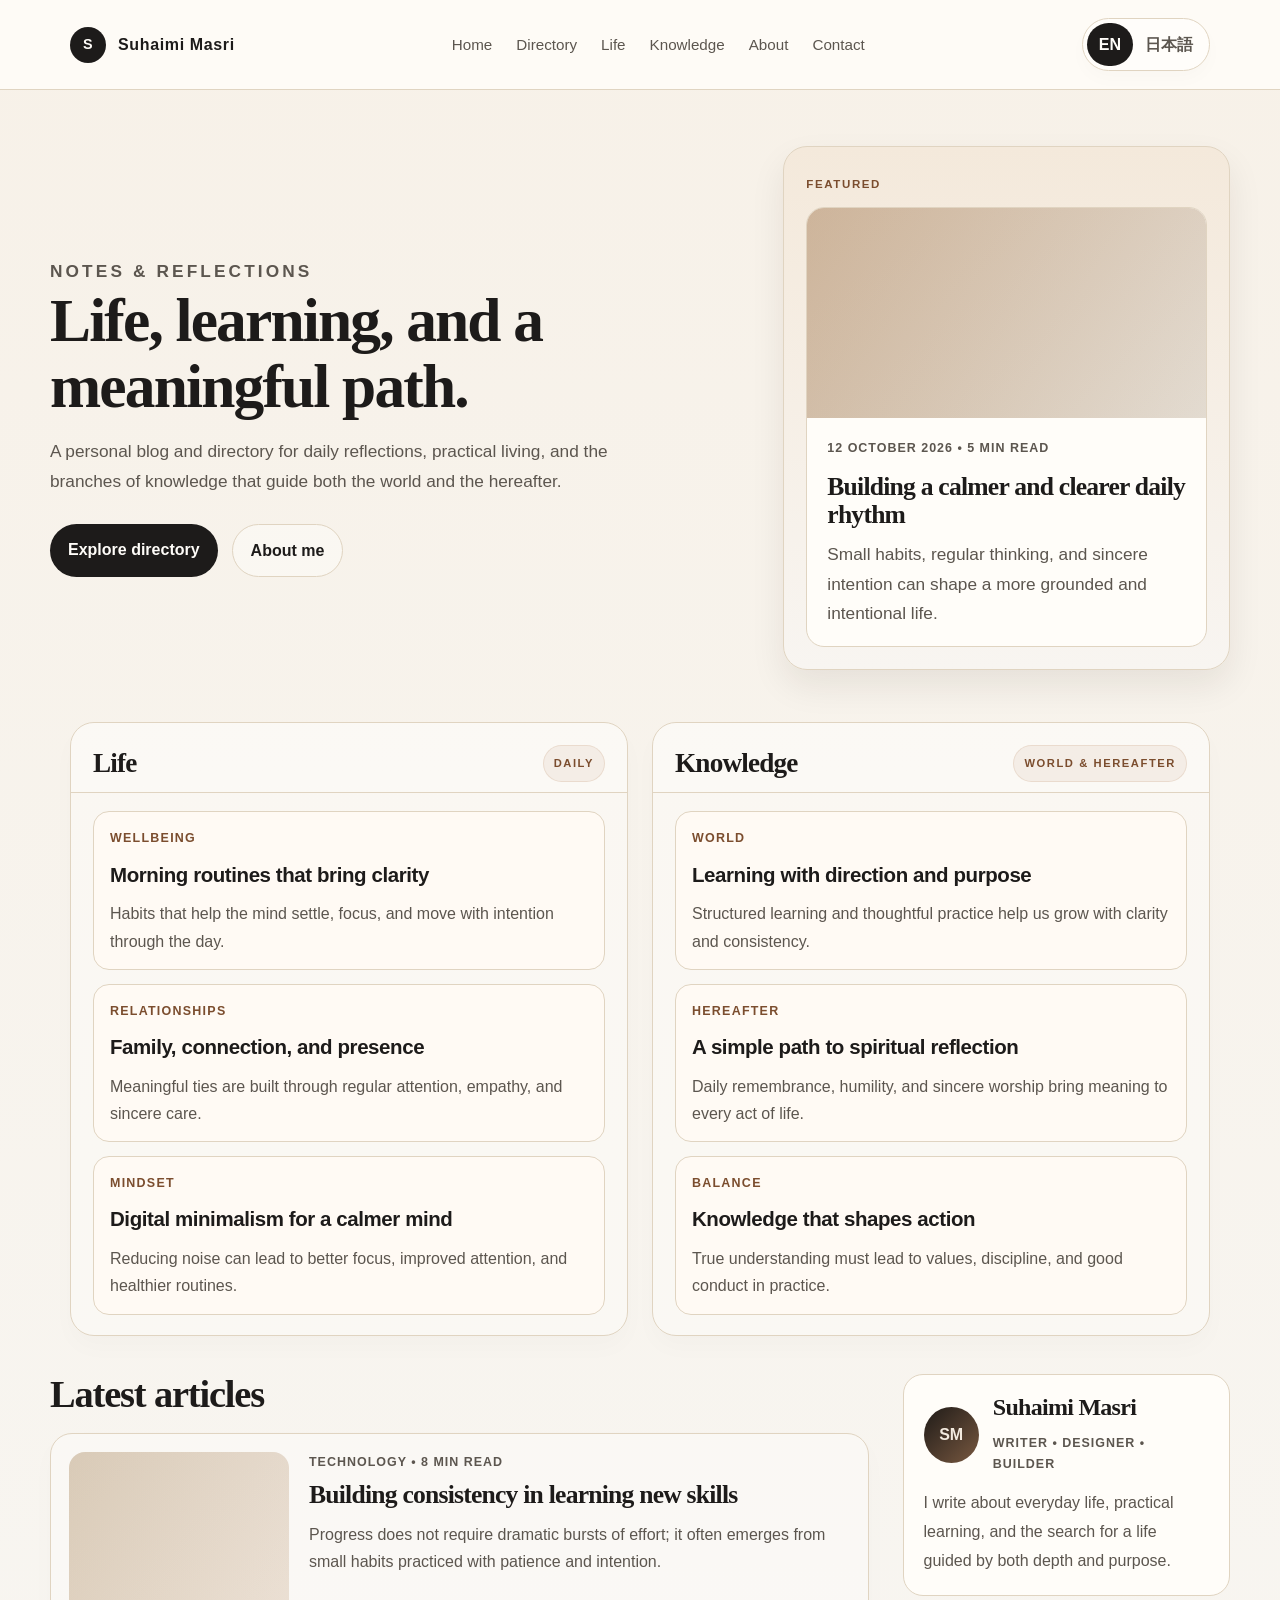
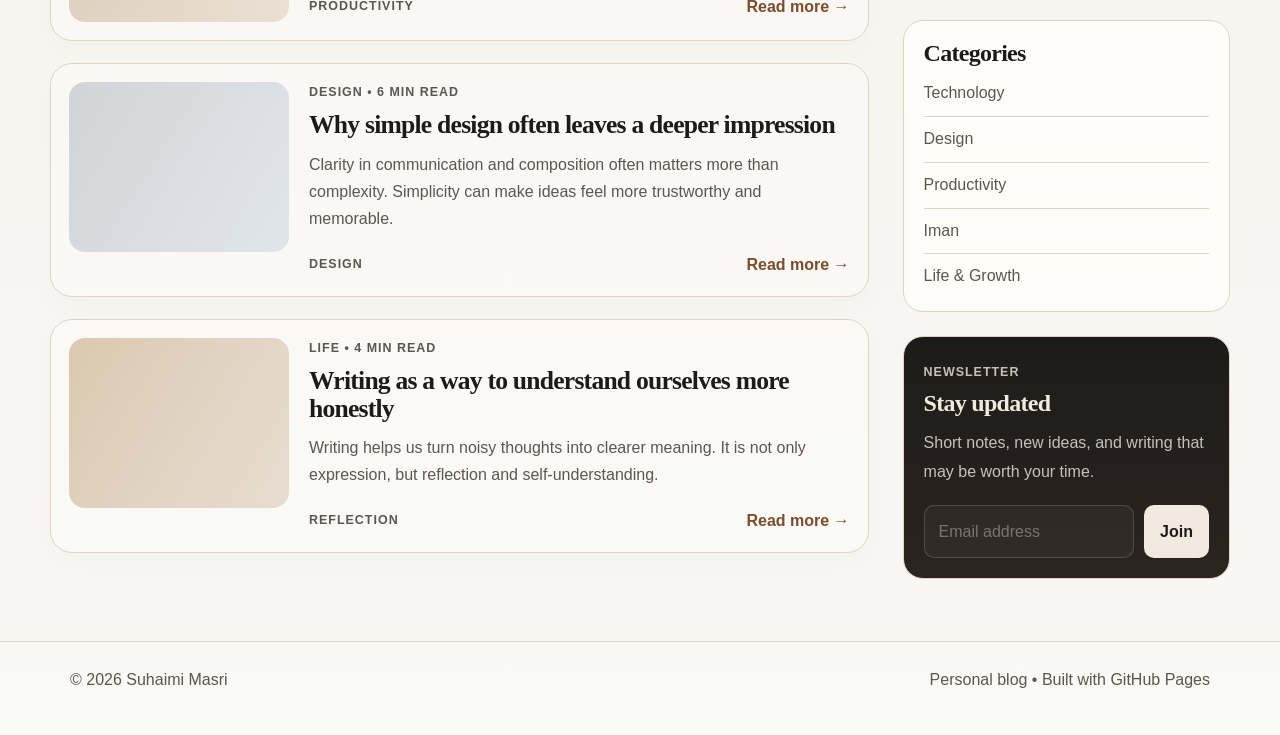
<file: index.html>
<!doctype html>
<html lang="en">
<head>
  <meta charset="utf-8">
  <meta name="viewport" content="width=device-width,initial-scale=1">
  <title>Suhaimi Masri | Life & Knowledge Directory</title>
  <meta name="description" content="A personal blog and directory focused on life, daily reflections, and branches of knowledge for the world and the hereafter.">
  <style>
    :root {
      --bg: #f5f0e8;
      --paper: #fffdf9;
      --panel: #f0e6d8;
      --card: #fffaf4;
      --ink: #1d1b1a;
      --muted: #5c564f;
      --line: #e0d4c1;
      --accent: #a86a3d;
      --accent-strong: #7b4d2e;
      --shadow: rgba(36, 26, 19, 0.08);
      --highlight: #efe1d0;
    }

    * { box-sizing: border-box; }
    html { scroll-behavior: smooth; }
    body {
      margin: 0;
      font-family: "Segoe UI", Arial, sans-serif;
      background: linear-gradient(180deg, #f7f1e8 0%, #f8f7f4 100%);
      color: var(--ink);
      line-height: 1.7;
    }

    a { color: inherit; text-decoration: none; }
    img { max-width: 100%; display: block; }
    button, input { font: inherit; }

    .container { max-width: 1180px; margin: 0 auto; padding: 0 20px; }

    .topbar {
      position: sticky;
      top: 0;
      z-index: 20;
      background: rgba(255, 253, 249, 0.82);
      backdrop-filter: blur(10px);
      border-bottom: 1px solid var(--line);
    }

    .topbar-inner {
      max-width: 1180px;
      margin: 0 auto;
      padding: 18px 20px;
      display: flex;
      align-items: center;
      justify-content: space-between;
      gap: 20px;
    }

    .brand {
      display: flex;
      align-items: center;
      gap: 12px;
      font-weight: 700;
      letter-spacing: 0.04em;
    }

    .brand-mark {
      width: 36px;
      height: 36px;
      display: grid;
      place-items: center;
      border-radius: 50%;
      background: var(--ink);
      color: var(--paper);
      font-size: 0.9rem;
    }

    .nav {
      display: flex;
      align-items: center;
      gap: 24px;
      flex-wrap: wrap;
      color: var(--muted);
      font-size: 0.95rem;
    }

    .nav a:hover { color: var(--ink); }

    .lang-toggle {
      display: inline-flex;
      padding: 4px;
      border-radius: 999px;
      border: 1px solid var(--line);
      background: rgba(255,255,255,0.4);
      box-shadow: 0 8px 18px rgba(0,0,0,0.02);
    }

    .lang-btn {
      border: 0;
      background: transparent;
      color: var(--muted);
      padding: 8px 12px;
      border-radius: 999px;
      cursor: pointer;
      font-weight: 700;
      transition: all 0.2s ease;
    }

    .lang-btn.active {
      background: var(--ink);
      color: var(--paper);
    }

    .hero { padding: 56px 0 34px; }
    .hero-inner {
      display: grid;
      grid-template-columns: 1.5fr 0.95fr;
      gap: 28px;
      align-items: center;
    }

    .eyebrow {
      margin: 0 0 18px;
      letter-spacing: 0.18em;
      text-transform: uppercase;
      color: var(--accent-strong);
      font-size: 0.72rem;
      font-weight: 700;
    }

    h1, h2, h3 {
      font-family: Georgia, "Times New Roman", serif;
      margin: 0;
      line-height: 1.08;
      letter-spacing: -0.03em;
    }

    .hero h1 {
      font-size: clamp(2.7rem, 4.8vw, 5rem);
      max-width: 660px;
    }

    .hero p {
      color: var(--muted);
      font-size: 1.08rem;
      max-width: 620px;
      margin: 18px 0 0;
    }

    .hero-actions {
      display: flex;
      gap: 14px;
      margin-top: 28px;
      flex-wrap: wrap;
    }

    .btn {
      display: inline-block;
      padding: 12px 18px;
      border-radius: 999px;
      font-weight: 600;
      transition: 0.2s ease;
    }

    .btn-primary {
      background: var(--ink);
      color: var(--paper);
    }

    .btn-secondary {
      border: 1px solid var(--line);
      background: rgba(255,255,255,0.35);
    }

    .btn:hover { transform: translateY(-1px); }

    .hero-card {
      background: linear-gradient(180deg, #f4e9db 0%, #f8f5f1 100%);
      border: 1px solid var(--line);
      border-radius: 24px;
      padding: 22px;
      box-shadow: 0 16px 35px var(--shadow);
    }

    .mini-label {
      display: inline-block;
      font-size: 0.72rem;
      text-transform: uppercase;
      letter-spacing: 0.14em;
      color: var(--accent-strong);
      font-weight: 700;
      margin-bottom: 12px;
    }

    .featured-box {
      background: var(--paper);
      border: 1px solid var(--line);
      border-radius: 18px;
      overflow: hidden;
    }

    .featured-thumb {
      height: 210px;
      background:
        linear-gradient(135deg, rgba(168, 106, 61, 0.2), rgba(33, 29, 25, 0.06)),
        linear-gradient(120deg, #d7c7b2, #efe7dc);
    }

    .featured-copy {
      padding: 20px 20px 18px;
    }

    .meta, .tag {
      color: var(--muted);
      font-size: 0.78rem;
      letter-spacing: 0.08em;
      text-transform: uppercase;
      font-weight: 700;
    }

    .featured-copy h3 {
      margin-top: 14px;
      font-size: clamp(1.5rem, 2vw, 2.1rem);
    }

    .featured-copy p {
      margin: 12px 0 0;
      color: var(--muted);
    }

    .directory-grid {
      display: grid;
      grid-template-columns: repeat(2, minmax(0, 1fr));
      gap: 24px;
      padding: 18px 0 26px;
    }

    .directory-card {
      border-radius: 24px;
      border: 1px solid var(--line);
      background: rgba(255,255,255,0.3);
      overflow: hidden;
      box-shadow: 0 12px 25px rgba(0,0,0,0.02);
    }

    .directory-header {
      padding: 22px 22px 10px;
      display: flex;
      align-items: center;
      justify-content: space-between;
      gap: 10px;
      border-bottom: 1px solid var(--line);
      background: rgba(255,255,255,0.22);
    }

    .directory-header h3 {
      font-size: clamp(1.7rem, 2vw, 2.4rem);
    }

    .badge {
      font-size: 0.7rem;
      letter-spacing: 0.14em;
      text-transform: uppercase;
      font-weight: 700;
      padding: 8px 10px;
      background: rgba(168, 106, 61, 0.08);
      color: var(--accent-strong);
      border: 1px solid rgba(168, 106, 61, 0.14);
      border-radius: 999px;
    }

    .directory-body {
      padding: 18px 22px 20px;
      display: grid;
      gap: 14px;
    }

    .directory-item {
      display: grid;
      gap: 8px;
      padding: 16px 16px 14px;
      border-radius: 16px;
      background: var(--card);
      border: 1px solid var(--line);
    }

    .directory-item h4 {
      margin: 0;
      font-size: 1.28rem;
      letter-spacing: -0.02em;
    }

    .directory-item p {
      margin: 0;
      color: var(--muted);
      line-height: 1.7;
    }

    .directory-item .meta {
      color: var(--accent-strong);
      letter-spacing: 0.1em;
    }

    .main-grid {
      display: grid;
      grid-template-columns: minmax(0, 2fr) minmax(260px, 0.8fr);
      gap: 34px;
      padding: 12px 0 62px;
    }

    .section-title {
      display: flex;
      align-items: center;
      justify-content: space-between;
      gap: 16px;
      margin-bottom: 18px;
    }

    .section-title h2 {
      font-size: clamp(1.8rem, 3vw, 2.6rem);
    }

    .posts {
      display: grid;
      gap: 22px;
    }

    .post {
      display: grid;
      grid-template-columns: 220px minmax(0, 1fr);
      gap: 20px;
      padding: 18px;
      border: 1px solid var(--line);
      background: rgba(255,255,255,0.3);
      border-radius: 22px;
      box-shadow: 0 10px 26px rgba(28, 18, 11, 0.02);
    }

    .post-thumb {
      height: 170px;
      border-radius: 16px;
      background: linear-gradient(135deg, rgba(122,82,54,0.12), rgba(190,146,109,0.16)), linear-gradient(120deg, #e6dbc9, #f4efe8);
      overflow: hidden;
    }

    .post-content h3 {
      font-size: clamp(1.5rem, 2vw, 2rem);
      margin-top: 8px;
    }

    .post-content p {
      margin: 12px 0 0;
      color: var(--muted);
    }

    .post-footer {
      display: flex;
      justify-content: space-between;
      align-items: center;
      gap: 12px;
      margin-top: 18px;
      flex-wrap: wrap;
    }

    .read-more {
      color: var(--accent-strong);
      font-weight: 700;
    }

    .sidebar {
      display: grid;
      gap: 24px;
      align-content: start;
    }

    .widget {
      background: var(--paper);
      border: 1px solid var(--line);
      border-radius: 20px;
      padding: 20px;
    }

    .widget h3 { font-size: 1.5rem; margin-bottom: 12px; }

    .profile {
      display: flex;
      gap: 14px;
      align-items: center;
      margin-bottom: 14px;
    }

    .avatar {
      width: 56px;
      height: 56px;
      border-radius: 50%;
      display: grid;
      place-items: center;
      background: linear-gradient(135deg, #1f1b18, #785840);
      color: #f3eadf;
      font-weight: 700;
    }

    .widget p, .widget li {
      color: var(--muted);
      margin: 0;
      line-height: 1.8;
    }

    .widget ul {
      list-style: none;
      padding: 0;
      margin: 12px 0 0;
      display: grid;
      gap: 8px;
    }

    .widget li {
      border-bottom: 1px solid var(--line);
      padding-bottom: 8px;
    }

    .widget li:last-child {
      border-bottom: 0;
      padding-bottom: 0;
    }

    .newsletter {
      background: linear-gradient(180deg, #1d1b1a 0%, #2b241f 100%);
      color: #f3eadf;
    }

    .newsletter p, .newsletter .tag {
      color: rgba(243,234,223,0.8);
    }

    .newsletter .tag {
      display: inline-block;
      margin-bottom: 8px;
    }

    .newsletter form {
      display: flex;
      gap: 10px;
      margin-top: 18px;
      flex-wrap: wrap;
    }

    .newsletter input {
      flex: 1;
      min-width: 140px;
      border: 1px solid rgba(255,255,255,0.15);
      background: rgba(255,255,255,0.04);
      color: #fff;
      border-radius: 10px;
      padding: 12px 14px;
    }

    .newsletter button {
      border: 0;
      background: #f3eadf;
      color: var(--ink);
      border-radius: 10px;
      padding: 12px 16px;
      font-weight: 700;
      cursor: pointer;
    }

    footer {
      border-top: 1px solid var(--line);
      background: rgba(255,255,255,0.18);
      padding: 24px 0 42px;
    }

    .footer-inner {
      display: flex;
      justify-content: space-between;
      gap: 20px;
      flex-wrap: wrap;
      color: var(--muted);
    }

    @media (max-width: 900px) {
      .hero-inner, .main-grid, .directory-grid { grid-template-columns: 1fr; }
      .post { grid-template-columns: 1fr; }
    }

    @media (max-width: 620px) {
      .topbar-inner {
        flex-direction: column;
        align-items: flex-start;
      }

      .nav { gap: 12px 18px; }
      .hero { padding-top: 32px; }
      .hero-actions { flex-direction: column; align-items: stretch; }
      .btn { width: 100%; text-align: center; }
      .lang-toggle { width: 100%; justify-content: stretch; }
      .lang-btn { flex: 1; }
    }
  </style>
</head>
<body>
  <header class="topbar">
    <div class="topbar-inner">
      <div class="brand">
        <div class="brand-mark">S</div>
        <span id="brandText">Suhaimi Masri</span>
      </div>

      <nav class="nav" aria-label="Main navigation">
        <a href="#home" data-i18n="navHome">Home</a>
        <a href="#directory" data-i18n="navDirectory">Directory</a>
        <a href="#life" data-i18n="navLife">Life</a>
        <a href="#knowledge" data-i18n="navKnowledge">Knowledge</a>
        <a href="#about" data-i18n="navAbout">About</a>
        <a href="#contact" data-i18n="navContact">Contact</a>
      </nav>

      <div class="lang-toggle" aria-label="Language selector">
        <button class="lang-btn active" type="button" data-lang="en">EN</button>
        <button class="lang-btn" type="button" data-lang="ja">日本語</button>
      </div>
    </div>
  </header>

  <main id="home">
    <section class="hero container">
      <div class="hero-inner">
        <div>
          <p class="eyebrow" data-i18n="eyebrow">Notes & reflections</p>
          <h1 id="heroTitle">Life, learning, and a meaningful path.</h1>
          <p id="heroText">
            A personal blog and directory for daily reflections, practical living, and the branches of knowledge that guide both the world and the hereafter.
          </p>

          <div class="hero-actions">
            <a class="btn btn-primary" href="#directory" data-i18n="ctaPrimary">Explore directory</a>
            <a class="btn btn-secondary" href="#about" data-i18n="ctaSecondary">About me</a>
          </div>
        </div>

        <aside class="hero-card" aria-label="Featured post">
          <span class="mini-label" data-i18n="featuredLabel">Featured</span>
          <div class="featured-box">
            <div class="featured-thumb"></div>
            <div class="featured-copy">
              <div class="meta" data-i18n="featuredMeta">12 October 2026 • 5 min read</div>
              <h3 id="featuredTitle">Building a calmer and clearer daily rhythm</h3>
              <p id="featuredText">
                Small habits, regular thinking, and sincere intention can shape a more grounded and intentional life.
              </p>
            </div>
          </div>
        </aside>
      </div>
    </section>

    <section id="directory" class="container">
      <div class="directory-grid">
        <article class="directory-card">
          <div class="directory-header">
            <h3 data-i18n="lifeTitle">Life</h3>
            <span class="badge" data-i18n="lifeBadge">Daily</span>
          </div>
          <div class="directory-body">
            <div class="directory-item">
              <div class="meta" data-i18n="lifeMeta1">Wellbeing</div>
              <h4 data-i18n="lifeEntryTitle1">Morning routines that bring clarity</h4>
              <p data-i18n="lifeEntryText1">Habits that help the mind settle, focus, and move with intention through the day.</p>
            </div>
            <div class="directory-item">
              <div class="meta" data-i18n="lifeMeta2">Relationships</div>
              <h4 data-i18n="lifeEntryTitle2">Family, connection, and presence</h4>
              <p data-i18n="lifeEntryText2">Meaningful ties are built through regular attention, empathy, and sincere care.</p>
            </div>
            <div class="directory-item">
              <div class="meta" data-i18n="lifeMeta3">Mindset</div>
              <h4 data-i18n="lifeEntryTitle3">Digital minimalism for a calmer mind</h4>
              <p data-i18n="lifeEntryText3">Reducing noise can lead to better focus, improved attention, and healthier routines.</p>
            </div>
          </div>
        </article>

        <article class="directory-card">
          <div class="directory-header">
            <h3 data-i18n="knowledgeTitle">Knowledge</h3>
            <span class="badge" data-i18n="knowledgeBadge">World & Hereafter</span>
          </div>
          <div class="directory-body">
            <div class="directory-item">
              <div class="meta" data-i18n="knowledgeMeta1">World</div>
              <h4 data-i18n="knowledgeEntryTitle1">Learning with direction and purpose</h4>
              <p data-i18n="knowledgeEntryText1">Structured learning and thoughtful practice help us grow with clarity and consistency.</p>
            </div>
            <div class="directory-item">
              <div class="meta" data-i18n="knowledgeMeta2">Hereafter</div>
              <h4 data-i18n="knowledgeEntryTitle2">A simple path to spiritual reflection</h4>
              <p data-i18n="knowledgeEntryText2">Daily remembrance, humility, and sincere worship bring meaning to every act of life.</p>
            </div>
            <div class="directory-item">
              <div class="meta" data-i18n="knowledgeMeta3">Balance</div>
              <h4 data-i18n="knowledgeEntryTitle3">Knowledge that shapes action</h4>
              <p data-i18n="knowledgeEntryText3">True understanding must lead to values, discipline, and good conduct in practice.</p>
            </div>
          </div>
        </article>
      </div>
    </section>

    <div class="container main-grid">
      <section aria-label="Latest articles">
        <div class="section-title">
          <h2 data-i18n="latestTitle">Latest articles</h2>
        </div>

        <div class="posts">
          <article class="post">
            <div class="post-thumb" aria-hidden="true"></div>
            <div class="post-content">
              <div class="meta" data-i18n="postMeta1">Technology • 8 min read</div>
              <h3 data-i18n="postTitle1">Building consistency in learning new skills</h3>
              <p data-i18n="postText1">Progress does not require dramatic bursts of effort; it often emerges from small habits practiced with patience and intention.</p>
              <div class="post-footer">
                <span class="tag" data-i18n="tag1">Productivity</span>
                <a href="#" class="read-more" data-i18n="readMore">Read more →</a>
              </div>
            </div>
          </article>

          <article class="post">
            <div class="post-thumb" style="background:linear-gradient(135deg, rgba(116,121,133,0.12), rgba(158,175,192,0.2)),linear-gradient(120deg, #dfe0e1, #f1f3f5);" aria-hidden="true"></div>
            <div class="post-content">
              <div class="meta" data-i18n="postMeta2">Design • 6 min read</div>
              <h3 data-i18n="postTitle2">Why simple design often leaves a deeper impression</h3>
              <p data-i18n="postText2">Clarity in communication and composition often matters more than complexity. Simplicity can make ideas feel more trustworthy and memorable.</p>
              <div class="post-footer">
                <span class="tag" data-i18n="tag2">Design</span>
                <a href="#" class="read-more" data-i18n="readMore">Read more →</a>
              </div>
            </div>
          </article>

          <article class="post">
            <div class="post-thumb" style="background:linear-gradient(135deg, rgba(119,94,66,0.12), rgba(183,150,119,0.2)),linear-gradient(120deg, #e8d8c0, #f4eee7);" aria-hidden="true"></div>
            <div class="post-content">
              <div class="meta" data-i18n="postMeta3">Life • 4 min read</div>
              <h3 data-i18n="postTitle3">Writing as a way to understand ourselves more honestly</h3>
              <p data-i18n="postText3">Writing helps us turn noisy thoughts into clearer meaning. It is not only expression, but reflection and self-understanding.</p>
              <div class="post-footer">
                <span class="tag" data-i18n="tag3">Reflection</span>
                <a href="#" class="read-more" data-i18n="readMore">Read more →</a>
              </div>
            </div>
          </article>
        </div>
      </section>

      <aside class="sidebar" id="about">
        <div class="widget">
          <div class="profile">
            <div class="avatar">SM</div>
            <div>
              <h3 data-i18n="aboutName">Suhaimi Masri</h3>
              <div class="tag" data-i18n="aboutRole">Writer • Designer • Builder</div>
            </div>
          </div>
          <p data-i18n="aboutText">
            I write about everyday life, practical learning, and the search for a life guided by both depth and purpose.
          </p>
        </div>

        <div class="widget">
          <h3 data-i18n="categoriesTitle">Categories</h3>
          <ul>
            <li data-i18n="cat1">Technology</li>
            <li data-i18n="cat2">Design</li>
            <li data-i18n="cat3">Productivity</li>
            <li data-i18n="cat4">Iman</li>
            <li data-i18n="cat5">Life & Growth</li>
          </ul>
        </div>

        <div class="widget newsletter" id="contact">
          <span class="tag" data-i18n="newsletterTag">Newsletter</span>
          <h3 data-i18n="newsletterTitle">Stay updated</h3>
          <p data-i18n="newsletterText">Short notes, new ideas, and writing that may be worth your time.</p>
          <form>
            <input type="email" aria-label="Email" placeholder="Email address" data-i18n-placeholder="emailPlaceholder">
            <button type="submit" data-i18n="newsletterButton">Join</button>
          </form>
        </div>
      </aside>
    </div>
  </main>

  <footer>
    <div class="container footer-inner">
      <div>© <span id="year"></span> Suhaimi Masri</div>
      <div data-i18n="footerText">Personal blog • Built with GitHub Pages</div>
    </div>
  </footer>

  <script>
    const i18n = {
      en: {
        brandText: 'Suhaimi Masri',
        navHome: 'Home',
        navDirectory: 'Directory',
        navLife: 'Life',
        navKnowledge: 'Knowledge',
        navAbout: 'About',
        navContact: 'Contact',
        eyebrow: 'Notes & reflections',
        heroTitle: 'Life, learning, and a meaningful path.',
        heroText: 'A personal blog and directory for daily reflections, practical living, and the branches of knowledge that guide both the world and the hereafter.',
        ctaPrimary: 'Explore directory',
        ctaSecondary: 'About me',
        featuredLabel: 'Featured',
        featuredMeta: '12 October 2026 • 5 min read',
        featuredTitle: 'Building a calmer and clearer daily rhythm',
        featuredText: 'Small habits, regular thinking, and sincere intention can shape a more grounded and intentional life.',
        lifeTitle: 'Life',
        lifeBadge: 'Daily',
        lifeMeta1: 'Wellbeing',
        lifeEntryTitle1: 'Morning routines that bring clarity',
        lifeEntryText1: 'Habits that help the mind settle, focus, and move with intention through the day.',
        lifeMeta2: 'Relationships',
        lifeEntryTitle2: 'Family, connection, and presence',
        lifeEntryText2: 'Meaningful ties are built through regular attention, empathy, and sincere care.',
        lifeMeta3: 'Mindset',
        lifeEntryTitle3: 'Digital minimalism for a calmer mind',
        lifeEntryText3: 'Reducing noise can lead to better focus, improved attention, and healthier routines.',
        knowledgeTitle: 'Knowledge',
        knowledgeBadge: 'World & Hereafter',
        knowledgeMeta1: 'World',
        knowledgeEntryTitle1: 'Learning with direction and purpose',
        knowledgeEntryText1: 'Structured learning and thoughtful practice help us grow with clarity and consistency.',
        knowledgeMeta2: 'Hereafter',
        knowledgeEntryTitle2: 'A simple path to spiritual reflection',
        knowledgeEntryText2: 'Daily remembrance, humility, and sincere worship bring meaning to every act of life.',
        knowledgeMeta3: 'Balance',
        knowledgeEntryTitle3: 'Knowledge that shapes action',
        knowledgeEntryText3: 'True understanding must lead to values, discipline, and good conduct in practice.',
        latestTitle: 'Latest articles',
        postMeta1: 'Technology • 8 min read',
        postTitle1: 'Building consistency in learning new skills',
        postText1: 'Progress does not require dramatic bursts of effort; it often emerges from small habits practiced with patience and intention.',
        tag1: 'Productivity',
        postMeta2: 'Design • 6 min read',
        postTitle2: 'Why simple design often leaves a deeper impression',
        postText2: 'Clarity in communication and composition often matters more than complexity. Simplicity can make ideas feel more trustworthy and memorable.',
        tag2: 'Design',
        postMeta3: 'Life • 4 min read',
        postTitle3: 'Writing as a way to understand ourselves more honestly',
        postText3: 'Writing helps us turn noisy thoughts into clearer meaning. It is not only expression, but reflection and self-understanding.',
        tag3: 'Reflection',
        readMore: 'Read more →',
        aboutName: 'Suhaimi Masri',
        aboutRole: 'Writer • Designer • Builder',
        aboutText: 'I write about everyday life, practical learning, and the search for a life guided by both depth and purpose.',
        categoriesTitle: 'Categories',
        cat1: 'Technology',
        cat2: 'Design',
        cat3: 'Productivity',
        cat4: 'Iman',
        cat5: 'Life & Growth',
        newsletterTag: 'Newsletter',
        newsletterTitle: 'Stay updated',
        newsletterText: 'Short notes, new ideas, and writing that may be worth your time.',
        emailPlaceholder: 'Email address',
        newsletterButton: 'Join',
        footerText: 'Personal blog • Built with GitHub Pages'
      },
      ja: {
        brandText: 'スハイミ・マスリ',
        navHome: 'ホーム',
        navDirectory: 'ディレクトリ',
        navLife: '人生',
        navKnowledge: '知識',
        navAbout: '自己紹介',
        navContact: '連絡先',
        eyebrow: 'メモと振り返り',
        heroTitle: '人生、学び、そして意味ある道。',
        heroText: '日々の省察、実践的な暮らし、そしてこの世とあの世を導く知の分野を扱う個人ブログとディレクトリです。',
        ctaPrimary: 'ディレクトリを見る',
        ctaSecondary: 'プロフィール',
        featuredLabel: '特集',
        featuredMeta: '2026年10月12日 • 5分で読める',
        featuredTitle: '落ち着いて明確な1日を作る',
        featuredText: '小さな習慣、日々の考え、誠実な意志が、より穏やかで意識的な人生を形づくります。',
        lifeTitle: '人生',
        lifeBadge: '日常',
        lifeMeta1: '健康',
        lifeEntryTitle1: '頭を静かに整える朝の習慣',
        lifeEntryText1: '心を落ち着かせ、集中し、意識を持って一日を進める習慣です。',
        lifeMeta2: '人間関係',
        lifeEntryTitle2: '家族とつながり、在ることの大切さ',
        lifeEntryText2: '真剣な関心と共感、誠実な配慮が、意味あるつながりを育みます。',
        lifeMeta3: '考え方',
        lifeEntryTitle3: '心を落ち着かせるデジタルミニマリズム',
        lifeEntryText3: 'ノイズを減らすことで、集中力、注意力、健康的な習慣を取り戻せます。',
        knowledgeTitle: '知識',
        knowledgeBadge: '現世と来世',
        knowledgeMeta1: '現世',
        knowledgeEntryTitle1: '方向性と目的を持った学び',
        knowledgeEntryText1: '構造化された学びと丁寧な実践は、明確さと一貫性を持って成長を支えます。',
        knowledgeMeta2: '来世',
        knowledgeEntryTitle2: '霊的な省察へのシンプルな道',
        knowledgeEntryText2: '日々の記憶、謙虚さ、誠実な礼拝は、人生のあらゆる行いに意味を与えます。',
        knowledgeMeta3: 'バランス',
        knowledgeEntryTitle3: '行動へと変わる知識',
        knowledgeEntryText3: '真の理解は、価値観・規律・良い実践へとつながる必要があります。',
        latestTitle: '最新記事',
        postMeta1: 'テクノロジー • 8分で読める',
        postTitle1: '新しいスキルを学ぶための一貫性',
        postText1: '進歩は大きな爆発ではなく、忍耐と意志を持って継続される小さな習慣から生まれます。',
        tag1: '生産性',
        postMeta2: 'デザイン • 6分で読める',
        postTitle2: 'シンプルなデザインが深く印象に残る理由',
        postText2: '伝達と構成の明瞭さは、複雑さよりも重要な場合が多く、シンプルさは信頼感と記憶に残りやすくなります。',
        tag2: 'デザイン',
        postMeta3: '人生 • 4分で読める',
        postTitle3: '自分をより正直に理解するための文章',
        postText3: '書くことは、雑然とした思考をより明確な意味へと変えます。それは表現だけでなく、内省と自己理解でもあります。',
        tag3: '内省',
        readMore: '続きを読む →',
        aboutName: 'スハイミ・マスリ',
        aboutRole: 'ライター • デザイナー • ビルダー',
        aboutText: '私は日常生活、実践的な学び、深さと目的を持つ人生を探求することについて書いています。',
        categoriesTitle: 'カテゴリー',
        cat1: 'テクノロジー',
        cat2: 'デザイン',
        cat3: '生産性',
        cat4: '信仰',
        cat5: '人生と成長',
        newsletterTag: 'ニュースレター',
        newsletterTitle: '更新を受け取る',
        newsletterText: '短いメモ、新しいアイデア、価値のある文章をお届けします。',
        emailPlaceholder: 'メールアドレス',
        newsletterButton: '参加',
        footerText: '個人ブログ • GitHub Pagesで構築'
      }
    };

    const elements = document.querySelectorAll('[data-i18n]');
    const placeholders = document.querySelectorAll('[data-i18n-placeholder]');
    const buttons = document.querySelectorAll('.lang-btn');

    function applyLanguage(lang) {
      const dict = i18n[lang];
      if (!dict) return;

      document.documentElement.lang = lang === 'ja' ? 'ja' : 'en';

      elements.forEach((el) => {
        const key = el.dataset.i18n;
        if (dict[key]) {
          el.textContent = dict[key];
        }
      });

      placeholders.forEach((el) => {
        const key = el.dataset.i18nPlaceholder;
        if (dict[key]) el.setAttribute('placeholder', dict[key]);
      });

      buttons.forEach((btn) => {
        btn.classList.toggle('active', btn.dataset.lang === lang);
      });
    }

    buttons.forEach((btn) => {
      btn.addEventListener('click', () => applyLanguage(btn.dataset.lang));
    });

    document.getElementById('year').textContent = new Date().getFullYear();
    applyLanguage('en');
  </script>
</body>
</html>
</file>
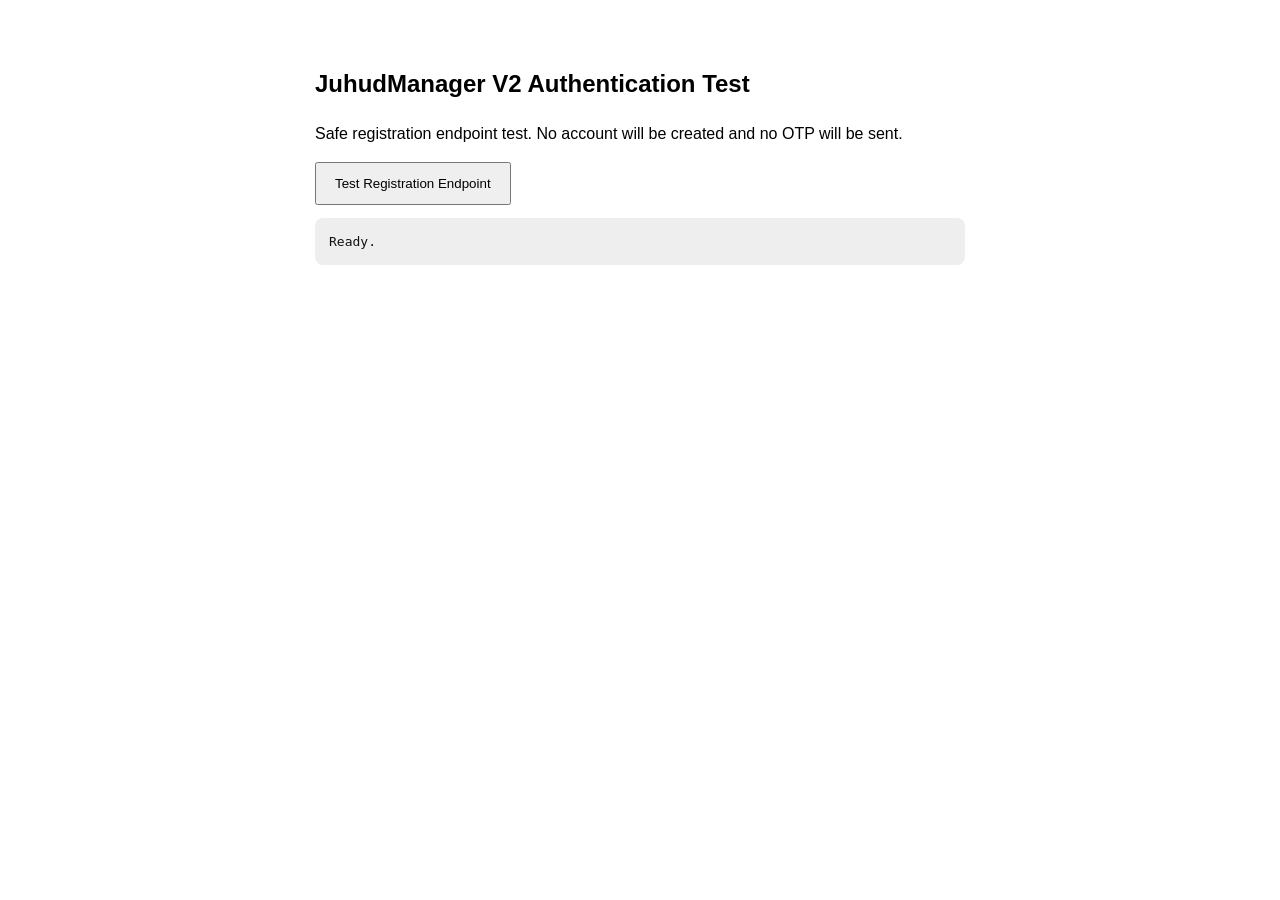
<file: auth-smoke-test.html>
<!doctype html>
<html lang="en">
<head>
  <meta charset="utf-8">
  <meta name="viewport" content="width=device-width, initial-scale=1">
  <title>JuhudManager V2 - Authentication Test</title>
  <style>
    body {
      font-family: Arial, sans-serif;
      max-width: 650px;
      margin: 30px auto;
      padding: 16px;
      line-height: 1.5;
    }
    button {
      padding: 12px 18px;
      cursor: pointer;
    }
    pre {
      white-space: pre-wrap;
      overflow-wrap: anywhere;
      background: #eee;
      color: #111;
      padding: 14px;
      border-radius: 8px;
    }
  </style>
</head>
<body>
  <h2>JuhudManager V2 Authentication Test</h2>
  <p>
    Safe registration endpoint test.
    No account will be created and no OTP will be sent.
  </p>

  <button id="runTest">Test Registration Endpoint</button>
  <pre id="result">Ready.</pre>

  <script>
    const API =
      "https://juhudmanager-v2-api.bitsuhami.workers.dev";

    const output = document.getElementById("result");
    const button = document.getElementById("runTest");

    button.addEventListener("click", async () => {
      button.disabled = true;
      output.textContent = "Testing registration endpoint...\n";

      try {
        const response = await fetch(
          API + "/auth/register/start",
          {
            method: "POST",
            headers: {
              "Content-Type": "application/json"
            },
            body: JSON.stringify({})
          }
        );

        const responseText = await response.text();

        output.textContent +=
          "Endpoint: POST /auth/register/start\n" +
          "HTTP Status: " + response.status + "\n" +
          "Response:\n" + responseText + "\n\n";

        if (response.status === 400) {
          output.textContent +=
            "RESULT: PASS\n" +
            "Registration route and input validation are responding correctly.\n" +
            "No account was created and no OTP was sent.";
        } else {
          output.textContent +=
            "RESULT: CHECK REQUIRED\n" +
            "Expected HTTP 400 for an empty registration body.";
        }

      } catch (error) {
        output.textContent +=
          "\nRESULT: FAILED\n" +
          error.name + ": " + error.message +
          "\nCheck CORS or network connectivity.";
      } finally {
        button.disabled = false;
      }
    });
  </script>
</body>
</html>
</file>
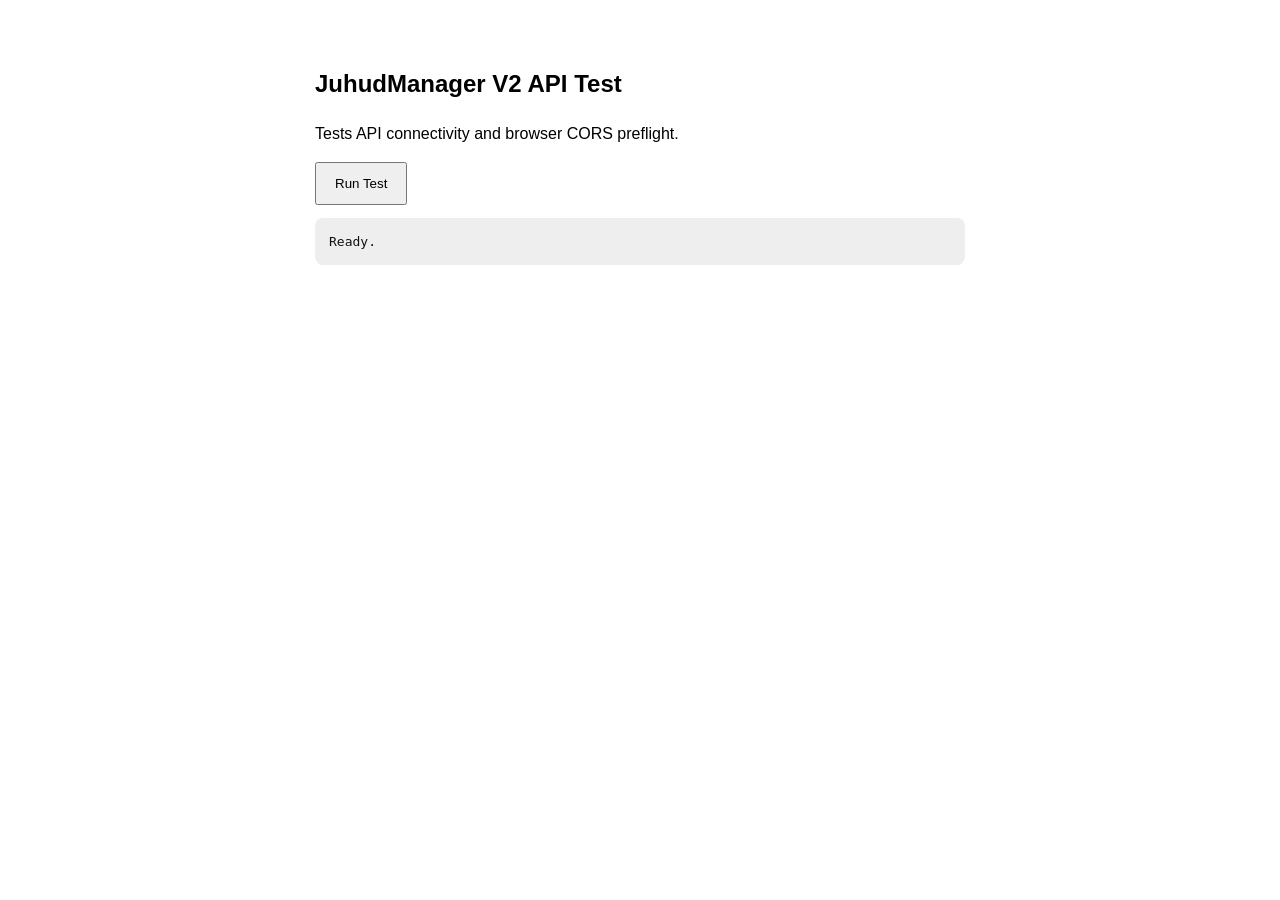
<file: cors-test.html>
<!doctype html>
<html lang="en">
<head>
  <meta charset="utf-8">
  <meta name="viewport" content="width=device-width, initial-scale=1">
  <meta http-equiv="Content-Security-Policy"
        content="default-src 'self'; script-src 'unsafe-inline'; connect-src 'self' https://juhudmanager-v2-api.bitsuhami.workers.dev; style-src 'unsafe-inline';">
  <title>JuhudManager V2 - CORS Test</title>
  <style>
    body {
      font-family: Arial, sans-serif;
      max-width: 650px;
      margin: 30px auto;
      padding: 16px;
      line-height: 1.5;
    }
    button {
      padding: 12px 18px;
      cursor: pointer;
    }
    pre {
      white-space: pre-wrap;
      overflow-wrap: anywhere;
      background: #eee;
      color: #111;
      padding: 14px;
      border-radius: 8px;
    }
  </style>
</head>
<body>
  <h2>JuhudManager V2 API Test</h2>
  <p>Tests API connectivity and browser CORS preflight.</p>

  <button id="runTest">Run Test</button>
  <pre id="result">Ready.</pre>

  <script>
    const API =
      "https://juhudmanager-v2-api.bitsuhami.workers.dev";

    const output = document.getElementById("result");
    const button = document.getElementById("runTest");

    button.addEventListener("click", async () => {
      button.disabled = true;
      output.textContent = "Running tests...\n";

      try {
        const health = await fetch(API + "/health");
        const healthData = await health.json();

        output.textContent +=
          "GET /health: HTTP " + health.status + "\n" +
          JSON.stringify(healthData, null, 2) + "\n\n";

        const probe = await fetch(API + "/__cors_probe__", {
          method: "POST",
          headers: {
            "Content-Type": "application/json"
          },
          body: JSON.stringify({ test: true })
        });

        const probeText = await probe.text();

        output.textContent +=
          "POST /__cors_probe__: HTTP " + probe.status + "\n" +
          probeText + "\n\n" +
          "CORS: Browser successfully received API response.";

      } catch (error) {
        output.textContent +=
          "\nTEST FAILED\n" +
          error.name + ": " + error.message +
          "\nCheck browser CORS or network restrictions.";
      } finally {
        button.disabled = false;
      }
    });
  </script>
</body>
</html>
</file>
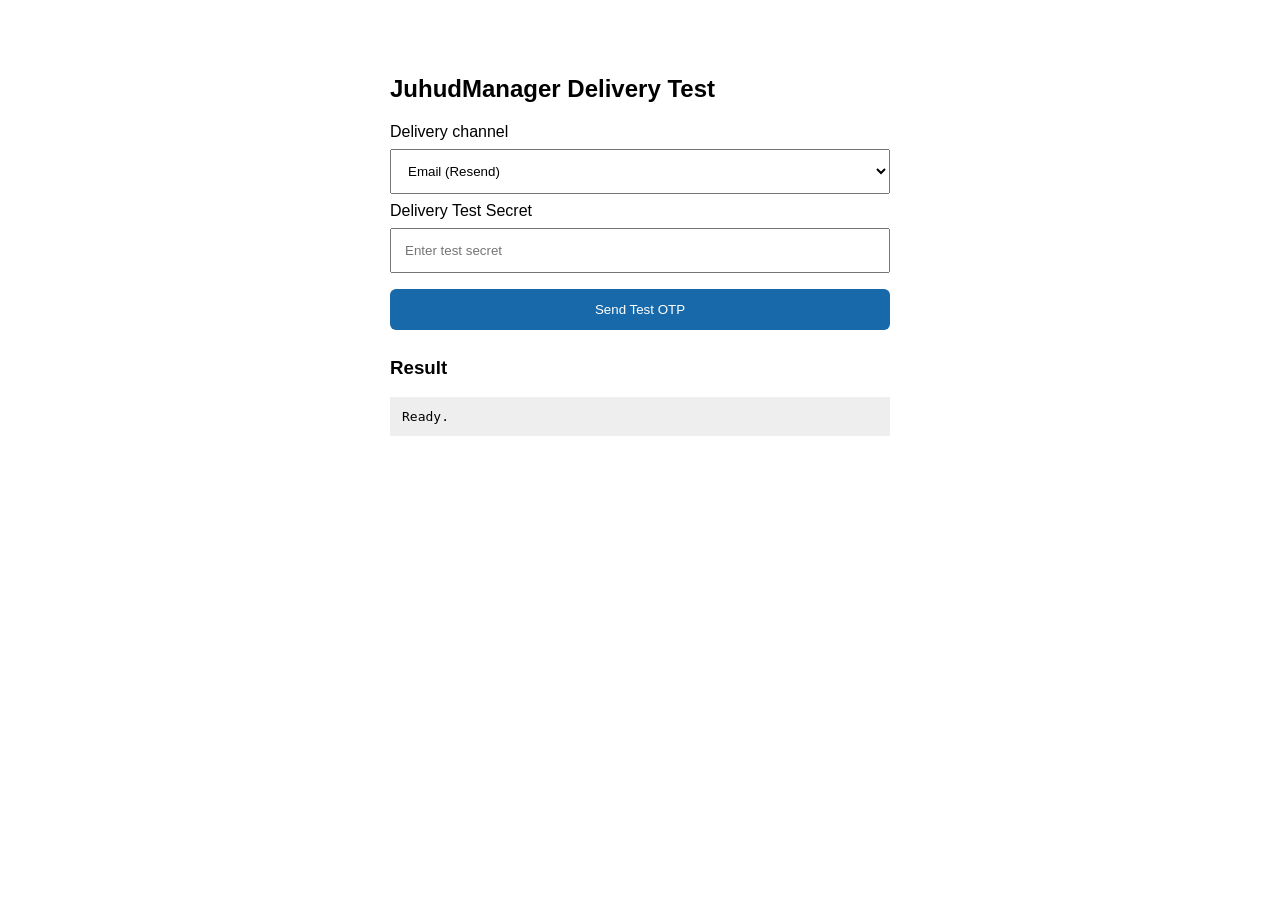
<file: delivery-test.html>
<!DOCTYPE html>
<html lang="en">
<head>
<meta charset="UTF-8">
<meta name="viewport" content="width=device-width, initial-scale=1">
<title>JuhudManager Delivery Test</title>
<style>
body{font-family:Arial,sans-serif;max-width:500px;margin:35px auto;padding:20px}
input,select,button{box-sizing:border-box;width:100%;padding:13px;margin:8px 0}
button{background:#1769aa;color:white;border:0;border-radius:6px}
pre{white-space:pre-wrap;overflow-wrap:anywhere;background:#eee;padding:12px}
</style>
</head>
<body>
<h2>JuhudManager Delivery Test</h2>

<label>Delivery channel</label>
<select id="channel">
<option value="EMAIL">Email (Resend)</option>
<option value="WHATSAPP">WhatsApp (Meta)</option>
</select>

<label>Delivery Test Secret</label>
<input id="secret" type="password" autocomplete="off"
placeholder="Enter test secret">

<button id="send">Send Test OTP</button>

<h3>Result</h3>
<pre id="result">Ready.</pre>

<script>
const API = "https://juhudmanager-v2-api.bitsuhami.workers.dev";

document.getElementById("send").onclick = async () => {
  const button = document.getElementById("send");
  const result = document.getElementById("result");
  const secret = document.getElementById("secret").value;
  const channel = document.getElementById("channel").value;

  if (!secret) {
    result.textContent = "Please enter the test secret.";
    return;
  }

  button.disabled = true;
  result.textContent = "Sending test...";

  try {
    const response = await fetch(API + "/__delivery-test", {
      method: "POST",
      headers: {
        "Content-Type": "application/json",
        "Authorization": "Bearer " + secret
      },
      body: JSON.stringify({channel})
    });

    const data = await response.json();

    result.textContent =
      "HTTP " + response.status + "\n" +
      JSON.stringify(data, null, 2);

  } catch (error) {
    result.textContent = "Network/CORS error: " + error.message;
  } finally {
    button.disabled = false;
  }
};
</script>
</body>
</html>
</file>
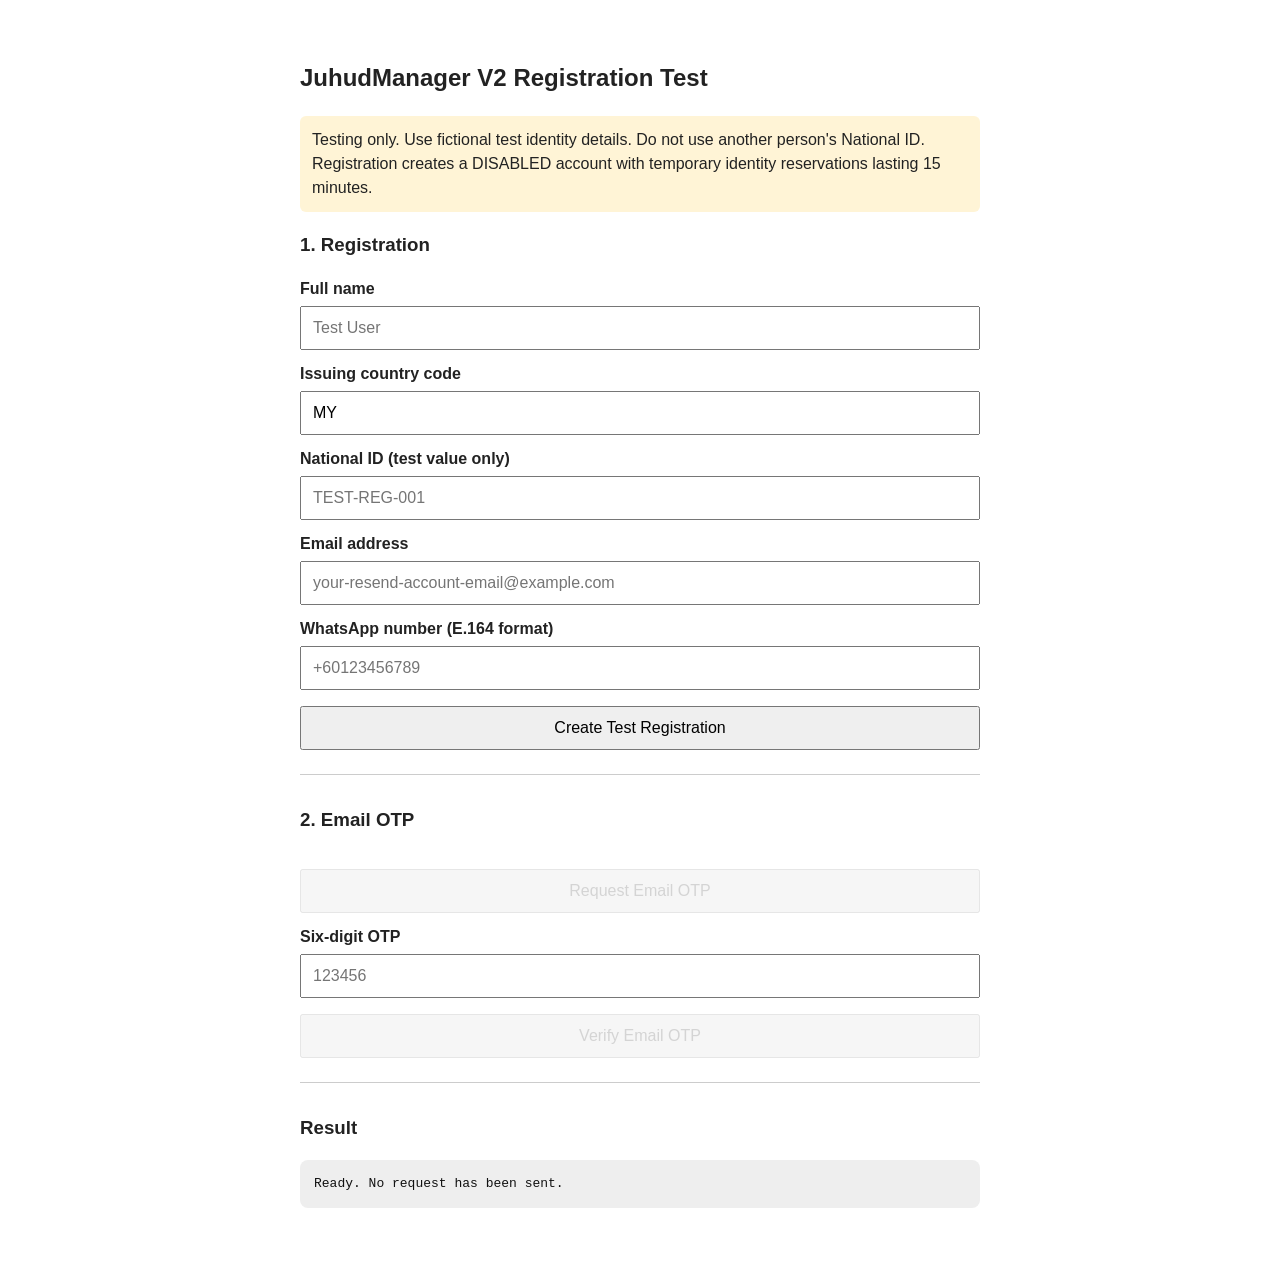
<file: registration test.html>
<!DOCTYPE html>
<html lang="en">
<head>
  <meta charset="UTF-8">
  <meta name="viewport" content="width=device-width, initial-scale=1">
  <title>JuhudManager V2 - Registration Test</title>
  <style>
    body {
      font-family: Arial, sans-serif;
      max-width: 680px;
      margin: 24px auto;
      padding: 16px;
      line-height: 1.5;
      color: #222;
    }
    label { display:block; margin-top:12px; font-weight:bold; }
    input, button {
      box-sizing:border-box;
      width:100%;
      padding:11px;
      margin-top:5px;
      font-size:16px;
    }
    button { cursor:pointer; margin-top:16px; }
    button:disabled { opacity:.5; cursor:not-allowed; }
    pre {
      white-space:pre-wrap;
      overflow-wrap:anywhere;
      background:#eee;
      color:#111;
      padding:14px;
      border-radius:8px;
    }
    .note { background:#fff4d6; padding:12px; border-radius:6px; }
    .section { border-top:1px solid #ccc; margin-top:24px; padding-top:12px; }
  </style>
</head>
<body>
  <h2>JuhudManager V2 Registration Test</h2>

  <p class="note">
    Testing only. Use fictional test identity details.
    Do not use another person's National ID.
    Registration creates a DISABLED account with temporary
    identity reservations lasting 15 minutes.
  </p>

  <div>
    <h3>1. Registration</h3>

    <label>Full name</label>
    <input id="fullName" maxlength="150" placeholder="Test User">

    <label>Issuing country code</label>
    <input id="countryCode" maxlength="2" value="MY">

    <label>National ID (test value only)</label>
    <input id="nationalId" placeholder="TEST-REG-001">

    <label>Email address</label>
    <input id="email" type="email" placeholder="your-resend-account-email@example.com">

    <label>WhatsApp number (E.164 format)</label>
    <input id="whatsapp" placeholder="+60123456789">

    <button id="registerBtn">Create Test Registration</button>
  </div>

  <div class="section">
    <h3>2. Email OTP</h3>
    <button id="requestBtn" disabled>Request Email OTP</button>

    <label>Six-digit OTP</label>
    <input id="otp" inputmode="numeric" maxlength="6" placeholder="123456">

    <button id="verifyBtn" disabled>Verify Email OTP</button>
  </div>

  <div class="section">
    <h3>Result</h3>
    <pre id="result">Ready. No request has been sent.</pre>
  </div>

<script>
(() => {
  const API = "https://juhudmanager-v2-api.bitsuhami.workers.dev";

  const $ = id => document.getElementById(id);
  const output = $("result");

  let registration = null;
  let busy = false;

  function show(value) {
    output.textContent = typeof value === "string"
      ? value
      : JSON.stringify(value, null, 2);
  }

  async function post(path, payload) {
    const response = await fetch(API + path, {
      method: "POST",
      headers: { "Content-Type": "application/json" },
      body: JSON.stringify(payload)
    });

    const raw = await response.text();
    let data;

    try {
      data = JSON.parse(raw);
    } catch {
      data = { response: raw };
    }

    return { status: response.status, data };
  }

  function setBusy(value) {
    busy = value;
    ["registerBtn", "requestBtn", "verifyBtn"].forEach(id => {
      $(id).disabled = value ||
        (id === "requestBtn" && !registration) ||
        (id === "verifyBtn" && !registration);
    });
  }

  $("registerBtn").addEventListener("click", async () => {
    if (busy) return;

    const payload = {
      fullName: $("fullName").value.trim(),
      countryCode: $("countryCode").value.trim().toUpperCase(),
      nationalId: $("nationalId").value.trim(),
      email: $("email").value.trim(),
      whatsapp: $("whatsapp").value.trim()
    };

    if (Object.values(payload).some(value => !value)) {
      show("Please complete all registration fields.");
      return;
    }

    setBusy(true);
    show("Creating provisional registration...");

    try {
      const result = await post("/auth/register/start", payload);

      show({
        endpoint: "POST /auth/register/start",
        httpStatus: result.status,
        response: result.data
      });

      if (result.status === 201 && result.data.ok) {
        registration = {
          userId: result.data.userId,
          emailIdentityId: result.data.identities?.email?.identityId,
          email: payload.email
        };

        if (!registration.emailIdentityId) {
          registration = null;
          show("Registration response did not include the email identity ID.");
          return;
        }

        $("requestBtn").disabled = false;
        show({
          result: "REGISTRATION CREATED",
          accountStatus: result.data.accountStatus,
          reservationMinutes: result.data.reservationMinutes,
          identities: result.data.identities,
          nextStep: "Request email OTP"
        });
      }
    } catch (error) {
      show("Network or browser error: " + error.message);
    } finally {
      setBusy(false);
    }
  });

  $("requestBtn").addEventListener("click", async () => {
    if (busy || !registration) return;

    setBusy(true);
    show("Requesting email OTP...");

    try {
      const result = await post("/auth/otp/request", {
        userId: registration.userId,
        identityId: registration.emailIdentityId,
        destinationType: "EMAIL",
        destination: registration.email
      });

      show({
        endpoint: "POST /auth/otp/request",
        httpStatus: result.status,
        response: result.data
      });

      if (result.status === 202 && result.data.ok) {
        $("verifyBtn").disabled = false;
        show({
          result: "OTP REQUEST ACCEPTED",
          destinationType: result.data.destinationType,
          expiresAt: result.data.expiresAt,
          resendAfterSeconds: result.data.resendAfterSeconds,
          message: "Check your email inbox and spam folder."
        });
      }
    } catch (error) {
      show("Network or browser error: " + error.message);
    } finally {
      setBusy(false);
    }
  });

  $("verifyBtn").addEventListener("click", async () => {
    if (busy || !registration) return;

    const otp = $("otp").value.trim();

    if (!/^\d{6}$/.test(otp)) {
      show("Enter the six-digit OTP.");
      return;
    }

    setBusy(true);
    show("Verifying email OTP...");

    try {
      const result = await post("/auth/otp/verify", {
        userId: registration.userId,
        identityId: registration.emailIdentityId,
        destinationType: "EMAIL",
        destination: registration.email,
        otp
      });

      show({
        endpoint: "POST /auth/otp/verify",
        httpStatus: result.status,
        response: result.data
      });

      if (result.status === 200 && result.data.verified) {
        show({
          result: "EMAIL OTP VERIFIED",
          identityStatus: result.data.identityStatus,
          emailUpdated: result.data.emailUpdated,
          note: "Account remains DISABLED. WhatsApp and National ID verification are still required."
        });
      }
    } catch (error) {
      show("Network or browser error: " + error.message);
    } finally {
      setBusy(false);
    }
  });
})();
</script>
</body>
</html>
</file>
